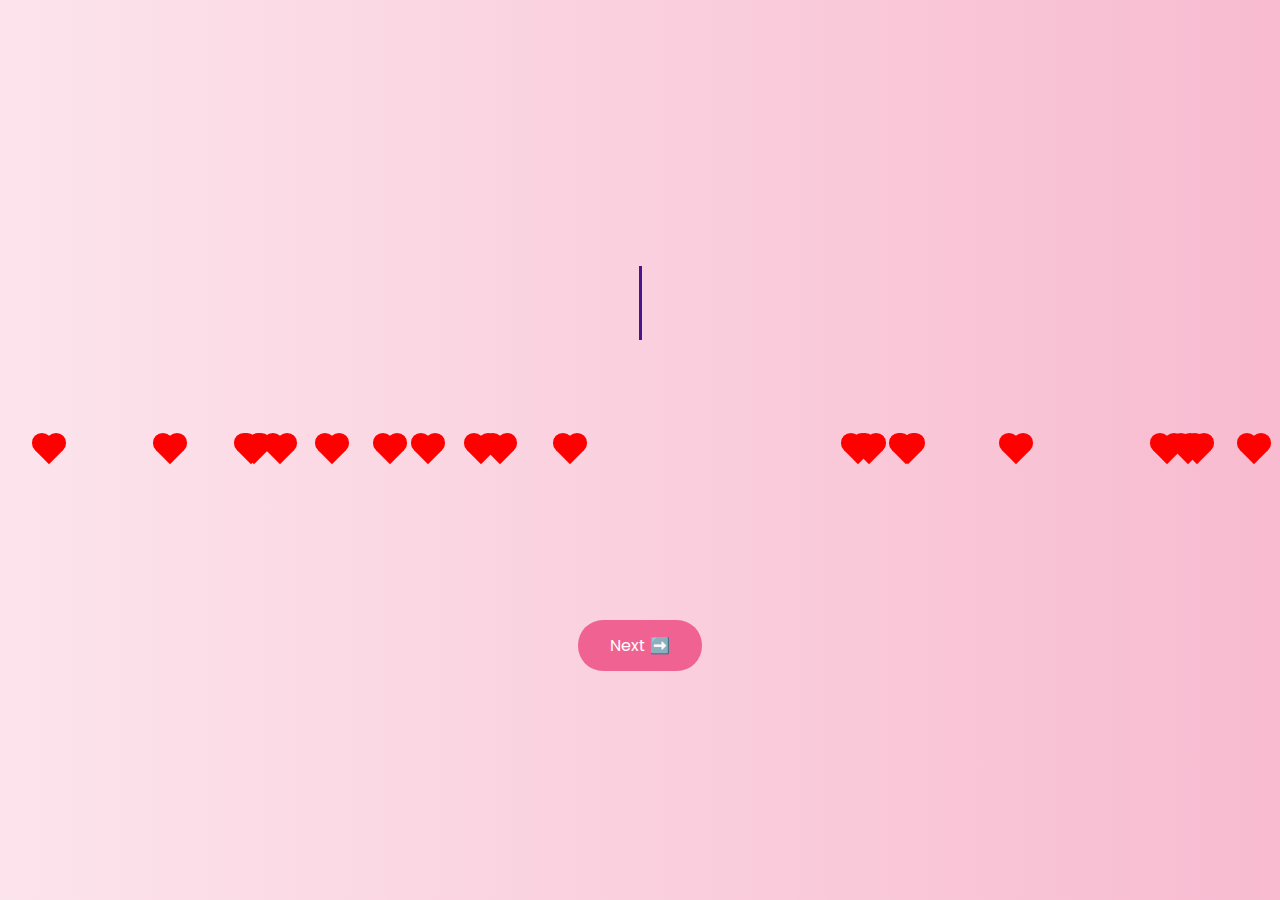
<file: Index.html>
<!DOCTYPE html>
<html lang="en">
<head>
  <meta charset="UTF-8" />
  <meta name="viewport" content="width=device-width, initial-scale=1.0"/>
  <title>Hi Niharika 💖</title>
  <style>
    @import url('https://fonts.googleapis.com/css2?family=Great+Vibes&family=Poppins:wght@300;500&display=swap');

    body {
      margin: 0;
      padding: 0;
      font-family: 'Poppins', sans-serif;
      background: linear-gradient(to right, #fce4ec, #f8bbd0);
      color: #4a148c;
      display: flex;
      flex-direction: column;
      align-items: center;
      justify-content: center;
      height: 100vh;
      text-align: center;
      overflow: hidden;
      position: relative;
    }

    h1 {
      font-family: 'Great Vibes', cursive;
      font-size: 3.5rem;
      margin-bottom: 1rem;
      white-space: nowrap;
      overflow: hidden;
      border-right: 3px solid #4a148c;
      width: 0;
      animation: typing 4s steps(40, end) forwards, blink 0.7s step-end infinite;
    }

    @keyframes typing {
      to { width: 100%; }
    }

    @keyframes blink {
      50% { border-color: transparent; }
    }

    p {
      font-size: 1.2rem;
      max-width: 600px;
      margin: 0 auto 2rem;
      padding: 0 20px;
      animation: fadeIn 2s ease-in 4s forwards;
      opacity: 0;
    }

    .btn {
      background-color: #f06292;
      color: white;
      border: none;
      padding: 0.8rem 2rem;
      font-size: 1rem;
      border-radius: 25px;
      cursor: pointer;
      transition: 0.3s ease;
      text-decoration: none;
      position: relative;
      z-index: 2;
    }

    .btn:hover {
      background-color: #ec407a;
      box-shadow: 0 0 10px #fff, 0 0 20px #f8bbd0;
    }

    @keyframes fadeIn {
      from { opacity: 0; transform: translateY(20px); }
      to { opacity: 1; transform: translateY(0); }
    }

    /* Floating hearts */
    .heart {
      position: absolute;
      width: 20px;
      height: 20px;
      background: red;
      transform: rotate(45deg);
      animation: float 10s linear infinite;
    }

    .heart::before,
    .heart::after {
      content: "";
      position: absolute;
      width: 20px;
      height: 20px;
      background: red;
      border-radius: 50%;
    }

    .heart::before {
      top: -10px;
      left: 0;
    }

    .heart::after {
      left: -10px;
      top: 0;
    }

    @keyframes float {
      0% {
        transform: translateY(0) rotate(45deg);
        opacity: 1;
      }
      100% {
        transform: translateY(-100vh) rotate(45deg);
        opacity: 0;
      }
    }
  </style>
</head>
<body>

  <!-- Floating Hearts -->
  <script>
    for (let i = 0; i < 20; i++) {
      let heart = document.createElement('div');
      heart.className = 'heart';
      heart.style.left = `${Math.random() * 100}%`;
      heart.style.animationDuration = `${5 + Math.random() * 5}s`;
      document.body.appendChild(heart);
    }
  </script>

  

  <h1>Hey Niharika 💌</h1>
  <p>
    I know these days can be tough, but I just wanted to remind you how wonderful, strong, and beautiful you are.
    <br/><br/>
    From our garden date on May 25th to the magical movie and temple trip on June 1st, every moment with you has felt special.
    <br/><br/>
    So… I made this little corner of the internet just for you. ❤️
  </p>
  <a href="chamak-challo.html" class="btn">Next ➡️</a>

</body>
</html>
</file>
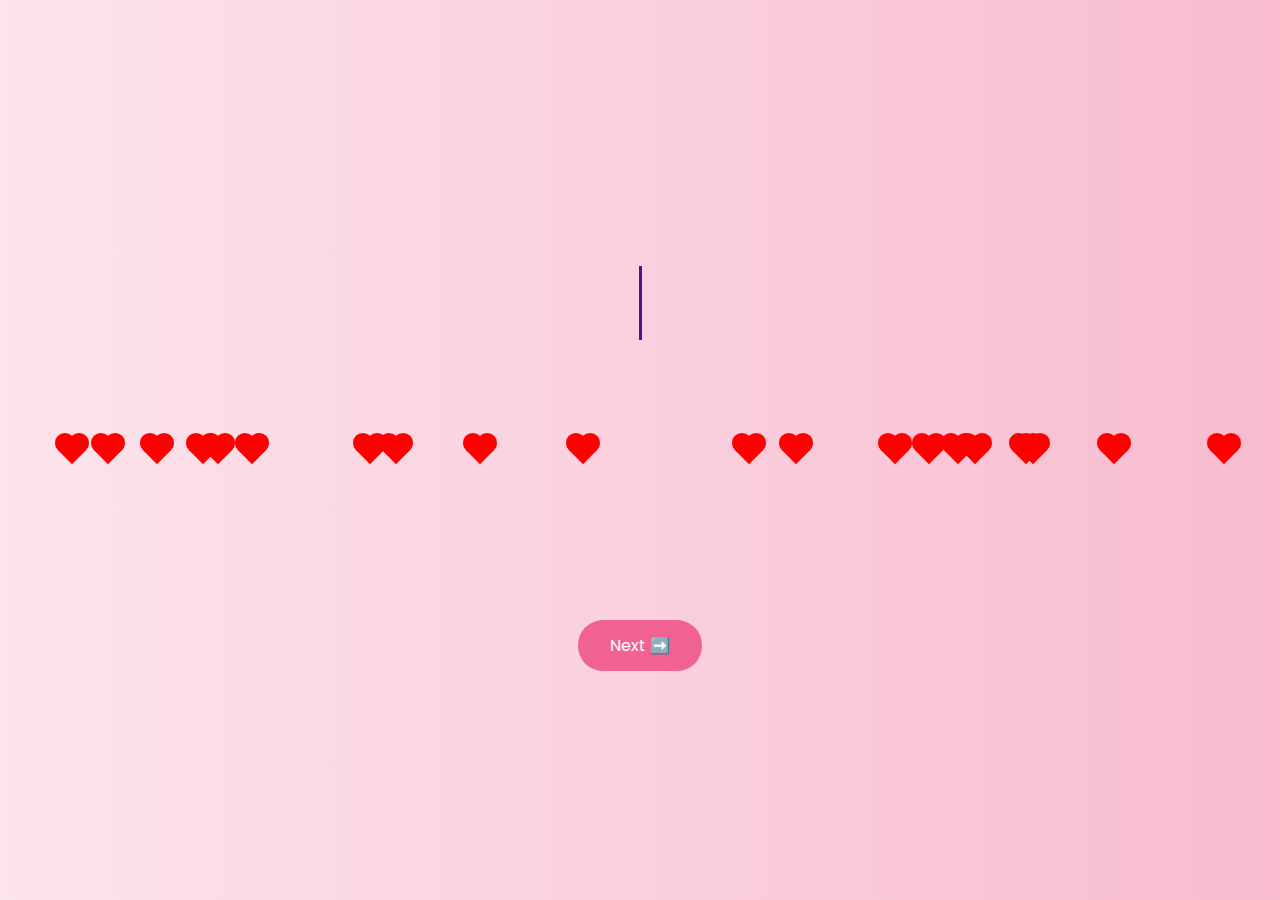
<file: index.html>
<!DOCTYPE html>
<html lang="en">
<head>
  <meta charset="UTF-8" />
  <meta name="viewport" content="width=device-width, initial-scale=1.0"/>
  <title>Hi Beautiful Girl 💖</title>
  <style>
    @import url('https://fonts.googleapis.com/css2?family=Great+Vibes&family=Poppins:wght@300;500&display=swap');

    body {
      margin: 0;
      padding: 0;
      font-family: 'Poppins', sans-serif;
      background: linear-gradient(to right, #fce4ec, #f8bbd0);
      color: #4a148c;
      display: flex;
      flex-direction: column;
      align-items: center;
      justify-content: center;
      height: 100vh;
      text-align: center;
      overflow: hidden;
      position: relative;
    }

    h1 {
      font-family: 'Great Vibes', cursive;
      font-size: 3.5rem;
      margin-bottom: 1rem;
      white-space: nowrap;
      overflow: hidden;
      border-right: 3px solid #4a148c;
      width: 0;
      animation: typing 4s steps(40, end) forwards, blink 0.7s step-end infinite;
    }

    @keyframes typing {
      to { width: 100%; }
    }

    @keyframes blink {
      50% { border-color: transparent; }
    }

    p {
      font-size: 1.2rem;
      max-width: 600px;
      margin: 0 auto 2rem;
      padding: 0 20px;
      animation: fadeIn 2s ease-in 4s forwards;
      opacity: 0;
    }

    .btn {
      background-color: #f06292;
      color: white;
      border: none;
      padding: 0.8rem 2rem;
      font-size: 1rem;
      border-radius: 25px;
      cursor: pointer;
      transition: 0.3s ease;
      text-decoration: none;
      position: relative;
      z-index: 2;
    }

    .btn:hover {
      background-color: #ec407a;
      box-shadow: 0 0 10px #fff, 0 0 20px #f8bbd0;
    }

    @keyframes fadeIn {
      from { opacity: 0; transform: translateY(20px); }
      to { opacity: 1; transform: translateY(0); }
    }

    /* Floating hearts */
    .heart {
      position: absolute;
      width: 20px;
      height: 20px;
      background: red;
      transform: rotate(45deg);
      animation: float 10s linear infinite;
    }

    .heart::before,
    .heart::after {
      content: "";
      position: absolute;
      width: 20px;
      height: 20px;
      background: red;
      border-radius: 50%;
    }

    .heart::before {
      top: -10px;
      left: 0;
    }

    .heart::after {
      left: -10px;
      top: 0;
    }

    @keyframes float {
      0% {
        transform: translateY(0) rotate(45deg);
        opacity: 1;
      }
      100% {
        transform: translateY(-100vh) rotate(45deg);
        opacity: 0;
      }
    }
  </style>
</head>
<body>

  <!-- Floating Hearts -->
  <script>
    for (let i = 0; i < 20; i++) {
      let heart = document.createElement('div');
      heart.className = 'heart';
      heart.style.left = `${Math.random() * 100}%`;
      heart.style.animationDuration = `${5 + Math.random() * 5}s`;
      document.body.appendChild(heart);
    }
  </script>

  

  <h1>Hey Beautiful Girl 💌</h1>
  <p>
    I know these days can be tough, but I just wanted to remind you how wonderful, strong, and beautiful you are.
    <br/><br/>
    From our garden date on May 25th to the magical movie and temple trip on June 1st, every moment with you has felt special.
    <br/><br/>
    So… I made this little corner of the internet just for you. ❤️
  </p>
  <a href="chamak-challo.html" class="btn">Next ➡️</a>

</body>
</html>
</file>
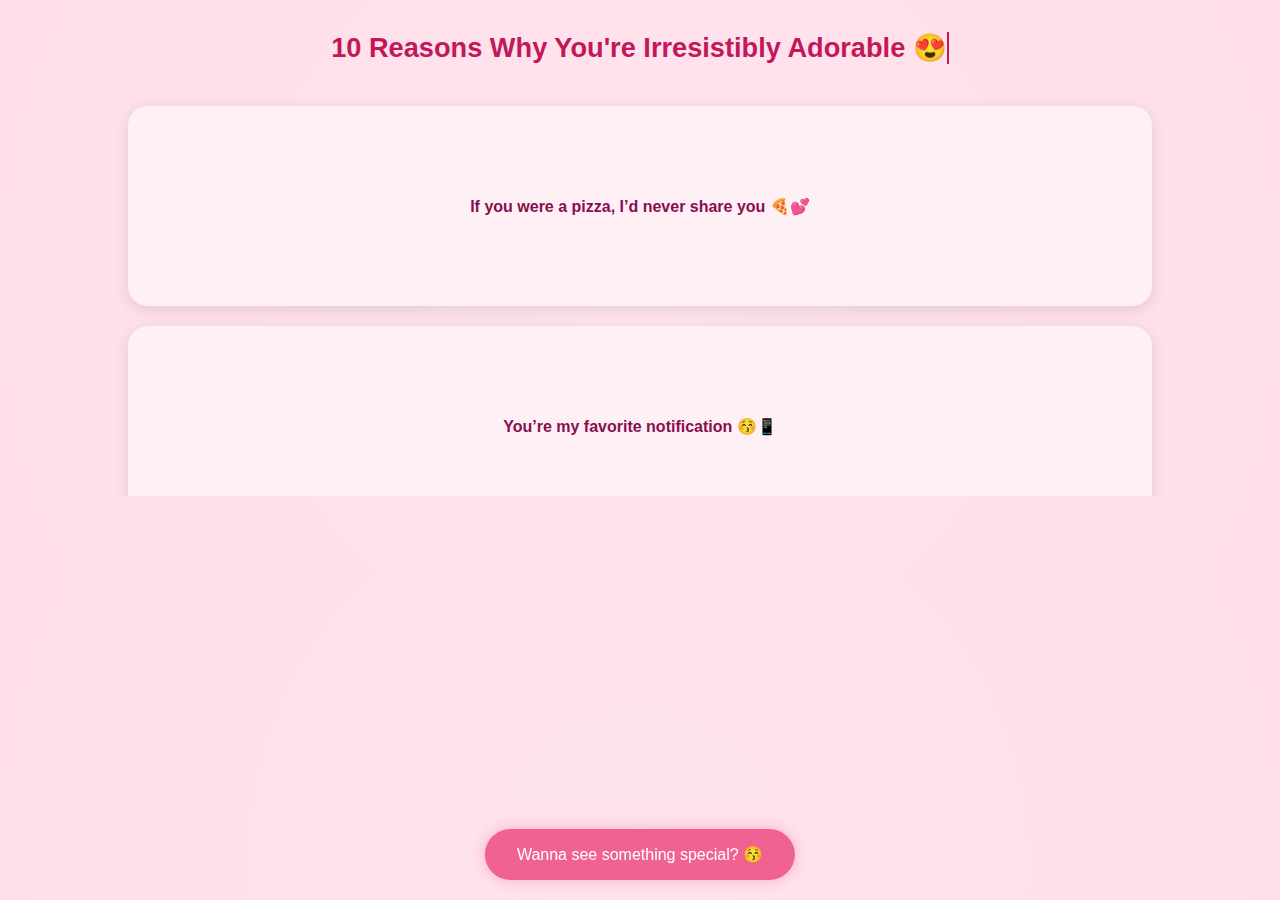
<file: adorable-reasons.html>
<!DOCTYPE html>
<html lang="en">
<head>
  <meta charset="UTF-8" />
  <meta name="viewport" content="width=device-width, initial-scale=1.0"/>
  <title>Magical Love Carousel 💖</title>
  <link rel="stylesheet" href="third.css">
</head>
<body>

  <h1>10 Reasons Why You're Irresistibly Adorable 😍</h1>

  <div class="carousel-vertical">
    <div class="carousel-images">
      <div class="slide">If you were a pizza, I’d never share you 🍕💕</div>
      <div class="slide">You’re my favorite notification 😚📱</div>
      <div class="slide">Even Maggi takes less time than how fast I fall for you 🍜</div>
      <div class="slide">You + Me = ❤️ (Math finally makes sense!)</div>
      <div class="slide">Cramps can go to hell, I’m your cuddle remedy 🧸</div>
      <div class="slide">You're the chocolate my mood swings need 🍫🌈</div>
      <div class="slide">You make “awww” my default expression 😍</div>
      <div class="slide">Even silence flirts when it's you 💌</div>
      <div class="slide">I'd name a star after you if I could 🌟</div>
      <div class="slide">You're my period drama heroine, always glowing 👑</div>
    </div>
  </div>

  <div class="special-btn">
    <a href="love-timeline-train.html"><button>Wanna see something special? 😚</button></a>
  </div>

  <canvas id="sparkle"></canvas>
  <script src="third.js"></script>
</body>
</html>
</file>
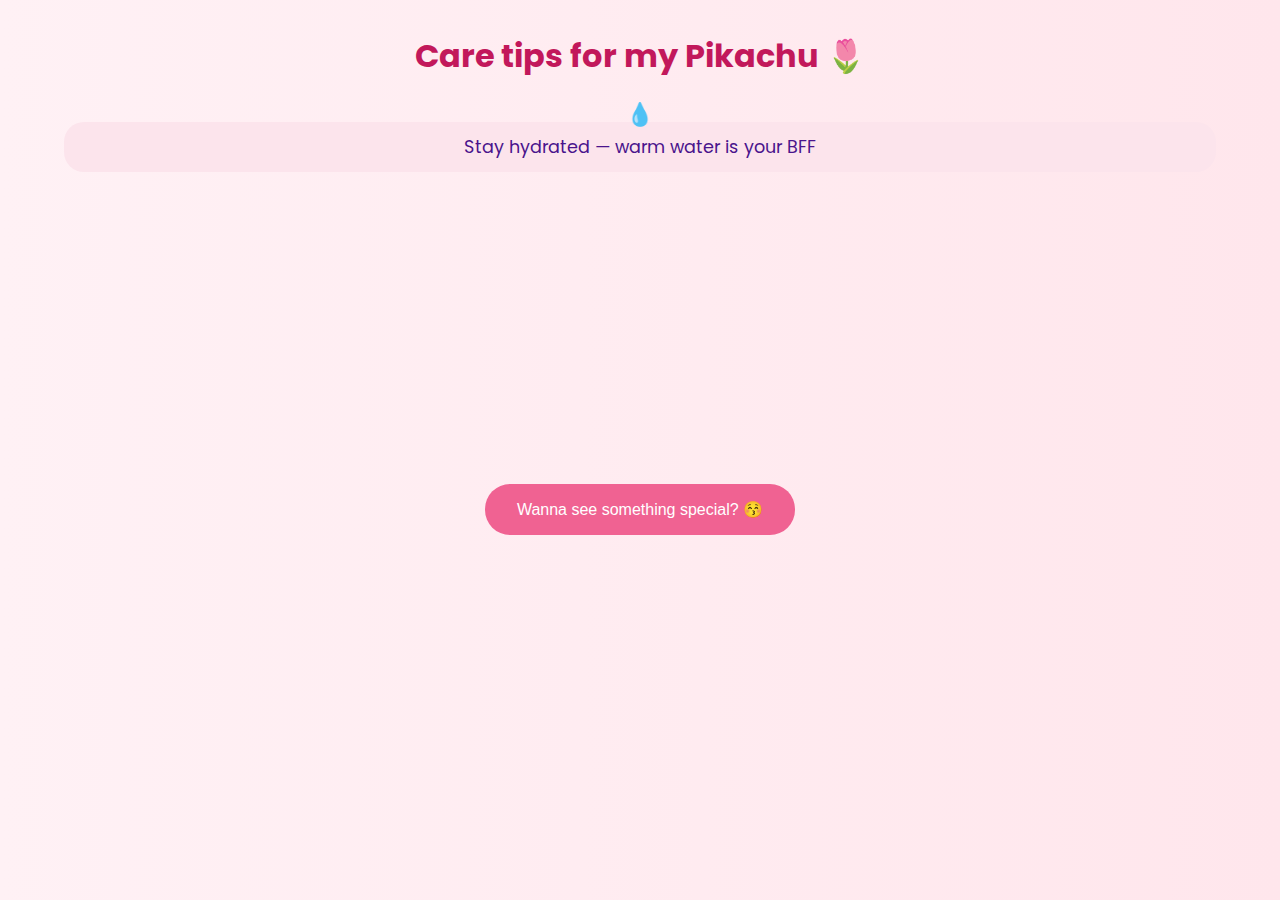
<file: care-tips.html>
<!DOCTYPE html>
<html lang="en">
<head>
  <meta charset="UTF-8" />
  <meta name="viewport" content="width=device-width, initial-scale=1.0"/>
  <meta http-equiv="X-UA-Compatible" content="IE=edge" />
  <title>Care & Magic 💫</title>
  <style>
    @import url('https://fonts.googleapis.com/css2?family=Poppins:wght@300;500&display=swap');

    * {
      box-sizing: border-box;
      margin: 0;
      padding: 0;
    }

    body {
      font-family: 'Poppins', sans-serif;
      background: linear-gradient(to right, #fff1f5, #ffe6ec);
      display: flex;
      flex-direction: column;
      align-items: center;
      justify-content: flex-start;
      min-height: 100vh;
      text-align: center;
      overflow-x: hidden;
    }

    h2 {
      margin-top: 2rem;
      color: #c2185b;
      font-size: 2rem;
      padding: 0 1rem;
    }

    ul {
      list-style: none;
      padding: 0;
      margin: 2rem 0;
      width: 100%;
    }

    ul li {
      background: #fce4ec;
      padding: 12px 20px;
      margin: 10px auto;
      border-radius: 20px;
      font-size: 1.1rem;
      color: #4a148c;
      max-width: 90%;
      position: relative;
      opacity: 0;
      transform: translateY(20px);
      transition: all 0.6s ease;
    }

    .effect {
      position: absolute;
      top: -25px;
      left: 50%;
      transform: translateX(-50%);
      font-size: 1.4rem;
      animation: floatUp 2s ease-out;
      pointer-events: none;
    }

    @keyframes floatUp {
      0% { opacity: 0; transform: translateX(-50%) translateY(10px); }
      50% { opacity: 1; transform: translateX(-50%) translateY(-10px); }
      100% { opacity: 0; transform: translateX(-50%) translateY(-30px); }
    }

    .btn-row {
      margin: 30px 0;
    }

    button {
      padding: 1rem 2rem;
      font-size: 1rem;
      background-color: #f06292;
      color: white;
      border: none;
      border-radius: 25px;
      cursor: pointer;
      animation: pulse 2s infinite;
    }

    @keyframes pulse {
      0% { transform: scale(1); }
      50% { transform: scale(1.05); }
      100% { transform: scale(1); }
    }

    @media (max-width: 600px) {
      h2 {
        font-size: 1.5rem;
      }
      button {
        padding: 0.8rem 1.5rem;
        font-size: 0.9rem;
      }
    }
  </style>
</head>
<body>

  <h2>Care tips for my Pikachu 🌷</h2>

  <ul id="care-list">
    <li data-symbol="💧">Stay hydrated — warm water is your BFF</li>
    <li data-symbol="🍲">Don’t skip meals</li>
    <li data-symbol="👑">Rest like the queen you are</li>
    <li data-symbol="🛡️">Let the cramps try — I’m your shield</li>
    <li data-symbol="💗">You're not alone, not today, not ever</li>
  </ul>

  <div class="btn-row">
    <a href="adorable-reasons.html">
      <button>Wanna see something special? 😚</button>
    </a>
  </div>

  <script>
    function showEffect(element, symbol) {
      const span = document.createElement('span');
      span.classList.add('effect');
      span.textContent = symbol;
      element.appendChild(span);
      setTimeout(() => span.remove(), 2000);
    }

    const items = document.querySelectorAll('#care-list li');
    items.forEach((item, i) => {
      setTimeout(() => {
        item.style.opacity = 1;
        item.style.transform = 'translateY(0)';
        showEffect(item, item.getAttribute('data-symbol'));
      }, i * 1800);
    });
  </script>

</body>
</html>
</file>
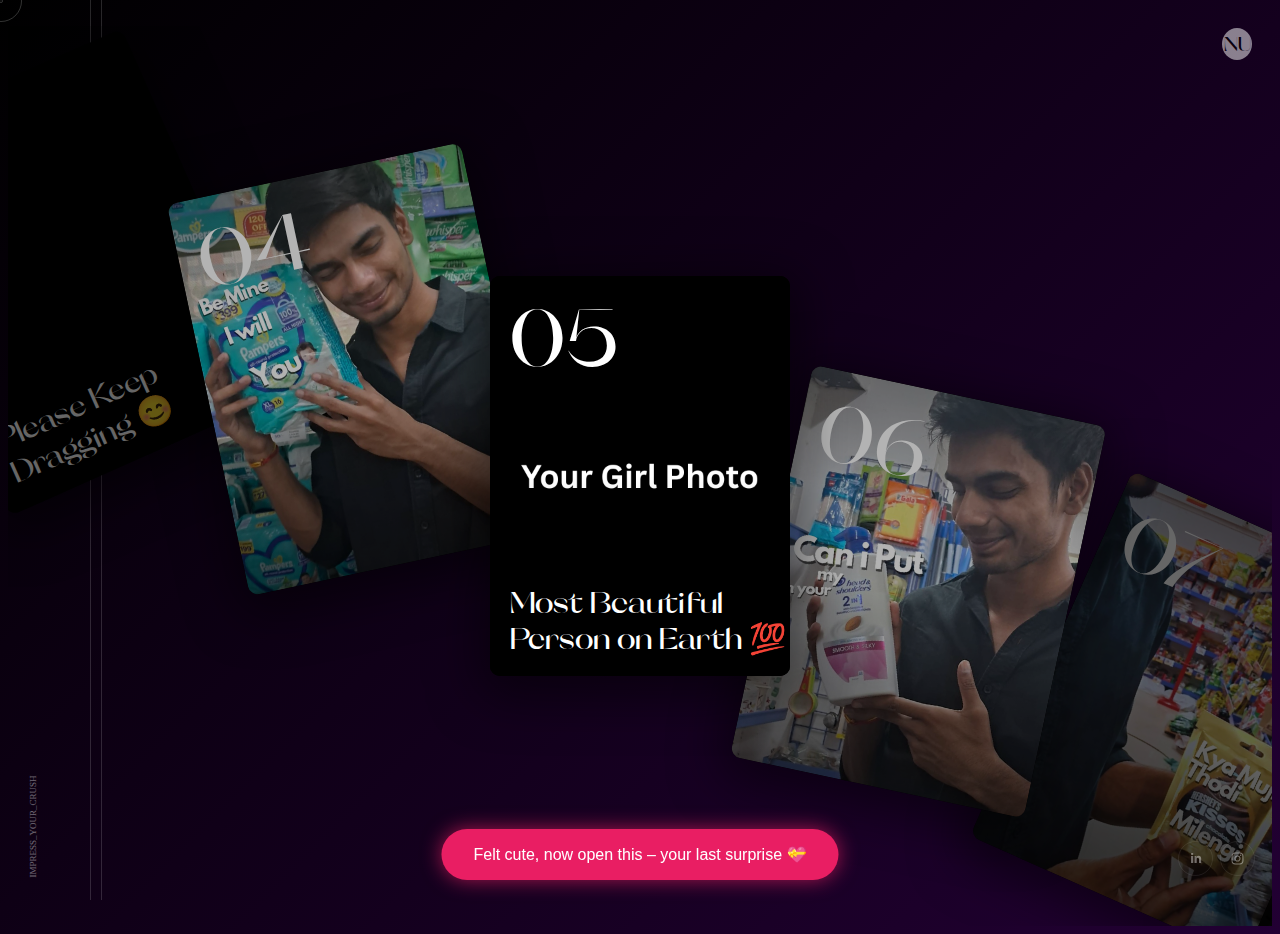
<file: carousel-confession.html>
<!DOCTYPE html>
<html lang="en">
<head>
  <meta charset="UTF-8" />
  <meta name="viewport" content="width=device-width, initial-scale=1.0"/>
  <title>Carousel Magic ✨</title>
  <link rel="stylesheet" href="corasel.css">
</head>
<

<body>

  


<div class="carousel">
    <div class="carousel-item">
        <div class="carousel-box">
            <div class="title">Hi 👋</div>
            <div class="num">01</div>
        </div>
    </div>

    <div class="carousel-item">
        <div class="carousel-box">
            <div class="title">I want to tell you Something 😍</div>
            <div class="num">02</div>
        </div>
    </div>

    <div class="carousel-item">
        <div class="carousel-box">
            <div class="title">Please Keep Dragging 😊 </div>
            <div class="num">03</div>
        </div>
    </div>

	<div class="carousel-item">
		<div class="carousel-box">
			
			<div class="num">04</div>
			<img src="pamper.jpg" />
		</div>
	</div>

	<div class="carousel-item">
		<div class="carousel-box">
			<div class="title">Most Beautiful Person on Earth 💯</div>
			<div class="num">05</div>
			<img src="Your_girl_photo.png" />
		</div>
	</div>

	<div class="carousel-item">
		<div class="carousel-box">
		
			<div class="num">06</div>
			<img src="head.jpg" />
		</div>
	</div>

	<div class="carousel-item">
		<div class="carousel-box">
			
			<div class="num">07</div>
			<img src="Kisses.jpg" />
		</div>
	</div>

	<div class="carousel-item">
		<div class="carousel-box">
			
			<div class="num">08</div>
			<img src="fuse.jpg" />
		</div>
	</div>

	<div class="carousel-item">
		<div class="carousel-box">
			
			<div class="num">09</div>
			<img src="feelings.jpg" />
		</div>
	</div>
	<div class="carousel-item">
		<div class="carousel-box">
			
			<div class="num">10</div>
			<img src="hide and seek.jpg" />
		</div>
	</div>
</div>

<div class="layout">
	<div class="box">Impress_your_crush<br /><br /></div>
</div>

<a href="Index.html" target="_blank" class="logo">NU</a>
<div class="social">
  <a href="#" target="_blank"
		><svg>
			<use xlink:href="#ico-linkedin"></use></svg
	></a>
	<a href="https://www.instagram.com/uttkarshhyadav?igsh=cHQ2MDJqc3A4MmFi" target="_blank"
		><svg>
			<use xlink:href="#ico-instagram"></use></svg
	></a>
</div>

<svg style="display: none">
	<symbol id="ico-instagram" viewBox="0 0 35 35">
		<circle opacity=".2" cx="17.5" cy="17.5" r="17" stroke="var(--fill)" fill="none"></circle>
		<path
			fill-rule="evenodd"
			clip-rule="evenodd"
			d="M24.944 20.476c.028-.457.042-1.282.042-2.476s-.014-2.019-.042-2.476c-.056-1.09-.378-1.93-.965-2.517s-1.422-.91-2.503-.965C21.018 12.014 20.194 12 19 12s-2.019.014-2.476.042c-1.081.047-1.92.368-2.517.965s-.918 1.436-.965 2.518C13.014 15.98 13 16.805 13 18c0 1.194.014 2.019.042 2.476.047 1.09.368 1.93.965 2.517s1.436.91 2.518.965c.466.028 1.29.042 2.475.042 1.184 0 2.01-.014 2.476-.042 1.072-.047 1.906-.368 2.503-.965.597-.597.918-1.436.965-2.517ZM19 13.075h-1.427c-.186 0-.438.01-.755.029a11.61 11.61 0 0 0-.797.07c-.215.028-.401.08-.56.154-.26.102-.489.251-.685.447-.196.196-.35.425-.461.685-.056.15-.103.336-.14.56a7.843 7.843 0 0 0-.084.811 7.113 7.113 0 0 0-.014.741c.01.178.01.453 0 .826-.01.373-.01.573 0 .601.01.028.01.228 0 .601s-.01.648 0 .826c.01.177.014.424.014.74 0 .318.028.588.084.812l.14.56c.112.26.265.489.461.685.196.196.425.345.685.447.15.056.336.108.56.154.224.047.49.07.797.07.308 0 .56.01.755.028.196.019.471.019.826 0 .354-.019.554-.019.601 0 .047.019.242.019.587 0s.62-.019.826 0c.205.019.456.01.755-.028.298-.037.569-.06.811-.07.242-.01.424-.06.546-.154.26-.102.494-.251.699-.447a1.75 1.75 0 0 0 .447-.686c.056-.149.103-.335.14-.559.038-.224.066-.494.084-.811.019-.317.023-.564.014-.741a11.82 11.82 0 0 1 0-.826c.01-.373.01-.573 0-.601-.01-.028-.01-.228 0-.601s.01-.648 0-.826c-.01-.177-.014-.424-.014-.74 0-.318-.028-.588-.084-.812l-.14-.56a1.956 1.956 0 0 0-1.147-1.133 3.979 3.979 0 0 0-.545-.153 3.915 3.915 0 0 0-.811-.07c-.326 0-.578-.01-.755-.028a5.916 5.916 0 0 0-.826 0c-.372.019-.568.019-.587 0Zm3.706 2.225c.14-.14.21-.308.21-.504a.57.57 0 0 0-.21-.503.767.767 0 0 0-.517-.21.718.718 0 0 0-.504.21.622.622 0 0 0-.21.503c.01.196.08.364.21.504s.299.21.504.21c.205 0 .377-.07.517-.21ZM22.063 18c0 .849-.298 1.576-.895 2.182a2.882 2.882 0 0 1-2.168.895 3.075 3.075 0 0 1-2.182-.895c-.606-.588-.904-1.315-.895-2.182.01-.867.308-1.594.895-2.182.588-.587 1.315-.886 2.182-.895.867-.01 1.59.29 2.168.895.578.606.876 1.333.895 2.182Zm-1.077 0a1.95 1.95 0 0 0-.573-1.413A1.897 1.897 0 0 0 19 16c-.56 0-1.03.196-1.413.587A2.001 2.001 0 0 0 17 18c-.01.55.186 1.021.587 1.413.401.391.872.587 1.413.587.54 0 1.012-.196 1.413-.587.4-.392.592-.863.573-1.413Z"
			transform="translate(-1.5 -0.5)"
			fill="var(--fill)"
		></path>
	</symbol>

	<symbol id="ico-linkedin" viewBox="0 0 35 35">
		<circle opacity=".2" cx="17.5" cy="17.5" r="17" stroke="var(--fill)" fill="none"></circle>
		<path
			fill-rule="evenodd"
			clip-rule="evenodd"
			d="M15.3025 14.0835C15.3025 14.3845 15.1934 14.6403 14.9752 14.851C14.757 15.0617 14.4786 15.167 14.14 15.167C13.8014 15.167 13.5267 15.0617 13.316 14.851C13.1053 14.6403 13 14.3807 13 14.0722C13 13.7637 13.1053 13.5079 13.316 13.3047C13.5267 13.1016 13.8051 13 14.1512 13C14.4974 13 14.772 13.1016 14.9752 13.3047C15.1783 13.5079 15.2874 13.7675 15.3025 14.0835ZM13.0677 23V16.0248H15.2348V23H13.0677ZM16.4763 16.0248C16.5064 16.8676 16.5214 17.6125 16.5214 18.2596V23H18.7111V18.9819C18.7111 18.7111 18.7336 18.5305 18.7788 18.4402C18.9895 17.8984 19.3582 17.6275 19.8849 17.6275C20.6223 17.6275 20.991 18.1317 20.991 19.14V23H23.158V18.8691C23.158 17.8758 22.9285 17.1272 22.4695 16.623C22.0105 16.1189 21.4048 15.8668 20.6524 15.8668C19.6742 15.8668 18.9594 16.243 18.5079 16.9955H18.4628L18.3499 16.0248H16.4763Z"
			transform="translate(0 -1)"
			fill="var(--fill)"
		></path>
	</symbol>
</svg>

<div class="cursor"></div>
<div class="cursor cursor2"></div>
<!-- Surprise Button -->
<div style="position: fixed; bottom: 20px; left: 50%; transform: translateX(-50%); z-index: 9999;">
  <a href="drag-papers.html" >
    <button style="
      padding: 1rem 2rem;
      background: #e91e63;
      color: #fff;
      font-size: 1rem;
      border: none;
      border-radius: 30px;
      cursor: pointer;
      box-shadow: 0 0 20px rgba(233, 30, 99, 0.7);
      transition: background 0.3s ease, transform 0.2s ease;
    " 
    onmouseover="this.style.transform='scale(1.05)'" 
    onmouseout="this.style.transform='scale(1)'">
      Felt cute, now open this – your last surprise 💝
    </button>
  </a>
</div>

<!-- partial -->
  <script  src="./script.js"></script>



  <script src="corasel.js"></script>
</body>
</html>
</file>
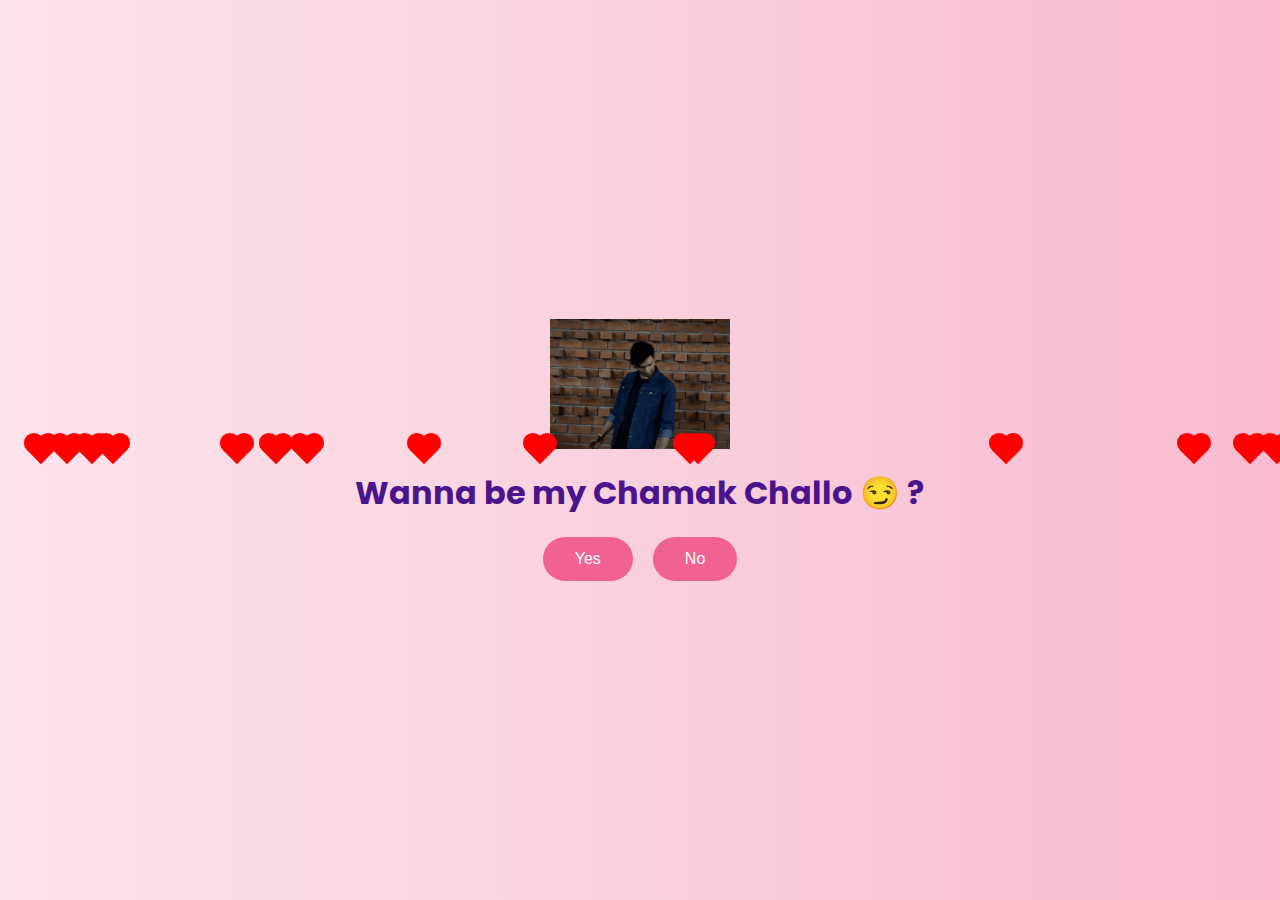
<file: chamak-challo.html>
<!DOCTYPE html>
<html lang="en">
<head>
  <meta charset="UTF-8" />
  <meta name="viewport" content="width=device-width, initial-scale=1.0"/>
  <title>Wanna be my Chamak Challo? 😏</title>
  <style>
    @import url('https://fonts.googleapis.com/css2?family=Poppins:wght@300;500&display=swap');

    body {
      margin: 0;
      padding: 0;
      font-family: 'Poppins', sans-serif;
      background: linear-gradient(to right, #fce4ec, #f8bbd0);
      color: #4a148c;
      display: flex;
      flex-direction: column;
      align-items: center;
      justify-content: center;
      height: 100vh;
      text-align: center;
      overflow: hidden;
      position: relative;
    }

    img {
      width: 180px;
      margin-bottom: 20px;
    }

    h2 {
      font-size: 2rem;
      margin: 0 0 20px;
    }

    .btn-container {
      display: flex;
      gap: 20px;
      justify-content: center;
      flex-wrap: wrap;
      z-index: 2;
    }

    .btn {
      background-color: #f06292;
      color: white;
      border: none;
      padding: 0.8rem 2rem;
      font-size: 1rem;
      border-radius: 25px;
      cursor: pointer;
      transition: 0.3s ease;
      text-decoration: none;
      position: relative;
    }

    .btn:hover {
      background-color: #ec407a;
    }

    .floating-heart {
      position: absolute;
      width: 20px;
      height: 20px;
      background: red;
      transform: rotate(45deg);
      animation: float 10s linear infinite;
    }

    .floating-heart::before,
    .floating-heart::after {
      content: "";
      position: absolute;
      width: 20px;
      height: 20px;
      background: red;
      border-radius: 50%;
    }

    .floating-heart::before {
      top: -10px;
      left: 0;
    }

    .floating-heart::after {
      left: -10px;
      top: 0;
    }

    @keyframes float {
      0% { transform: translateY(0) rotate(45deg); opacity: 1; }
      100% { transform: translateY(-100vh) rotate(45deg); opacity: 0; }
    }
  </style>
</head>
<body>

  

  <!-- Dancing GIF -->
  <img src="uttkarsh-ezgif.com-resize.gif" alt="SRK Dance" />

  <h2>Wanna be my Chamak Challo 😏 ?</h2>

  <div class="btn-container">
    <button class="btn" id="yesBtn">Yes</button>
    <button class="btn" id="noBtn">No</button>
  </div>

  <!-- Floating hearts and button logic -->
  <script>
    // Floating hearts
    for (let i = 0; i < 15; i++) {
      const heart = document.createElement('div');
      heart.classList.add('floating-heart');
      heart.style.left = `${Math.random() * 100}%`;
      heart.style.animationDuration = `${5 + Math.random() * 5}s`;
      document.body.appendChild(heart);
    }

    // Track if No was clicked
    let noClicked = false;
    let yesClickedOnce = false;

    // Yes button logic
    document.getElementById('yesBtn').onclick = function () {
      if (!yesClickedOnce && !noClicked) {
        alert("Ekk baar No try karke bhi dekhlo 😜");
        yesClickedOnce = true;
      } else {
        window.location.href = "care-tips.html"; // Redirect to care tips page
      }
    };

    // No button dodging logic
    const noBtn = document.getElementById('noBtn');
    noBtn.addEventListener('mouseenter', () => {
      const randomX = Math.floor(Math.random() * 80);
      const randomY = Math.floor(Math.random() * 80);
      noBtn.style.position = 'absolute';
      noBtn.style.top = `${randomY}%`;
      noBtn.style.left = `${randomX}%`;
      noClicked = true;
    });
  </script>

</body>
</html>
</file>
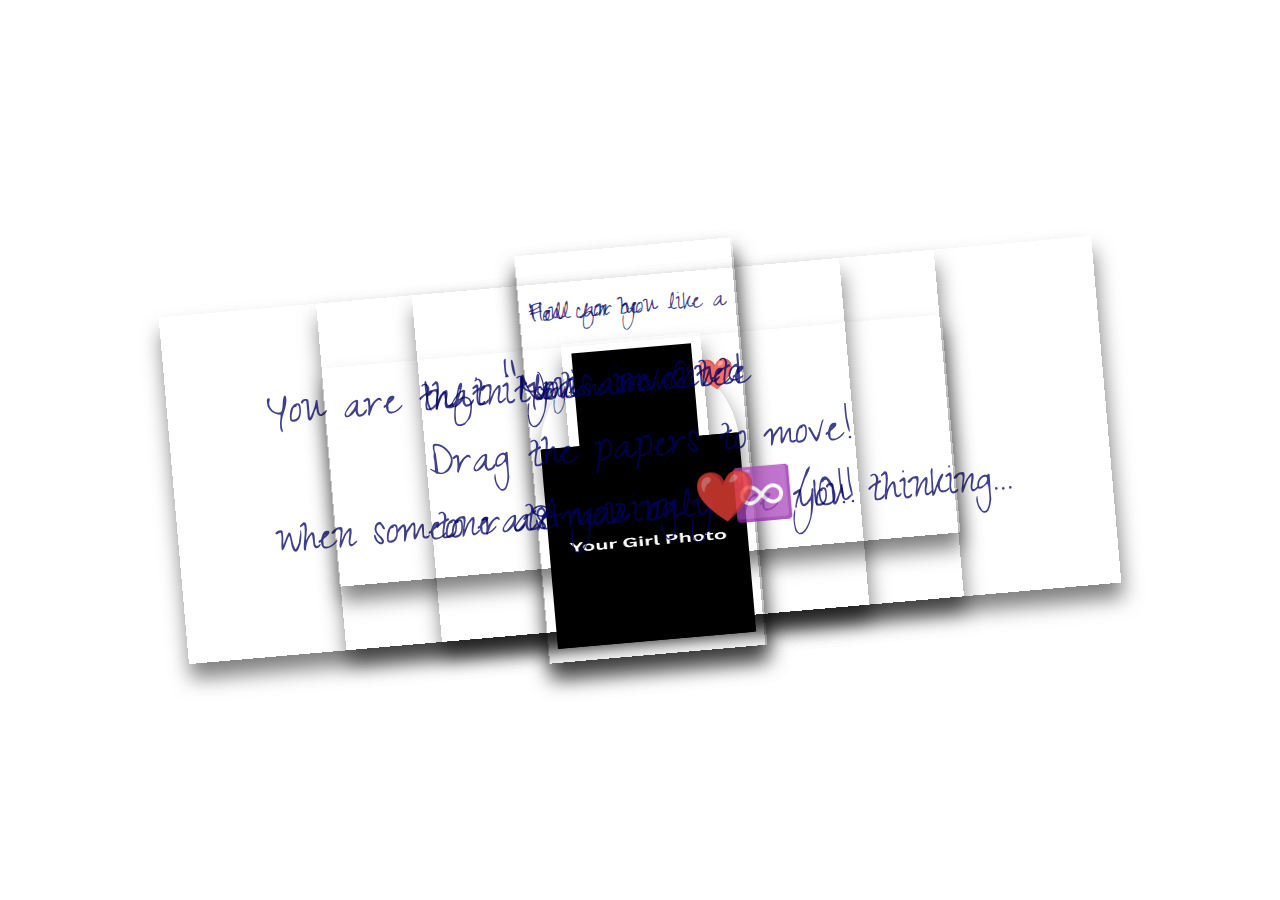
<file: drag-papers.html>
<!DOCTYPE html>
<html lang="en">
<head>
  <meta charset="UTF-8">
  <title>Drag Papers ❤️</title>
  <meta name="viewport" content="width=device-width, initial-scale=1.0">
  <link rel='stylesheet' href='https://fonts.googleapis.com/css2?family=Short+Stack&family=Homemade+Apple&display=swap'>
  <link rel="stylesheet" href="./style.css">
</head>
<body>
  
  <div class="paper heart"></div>
  

  <div class="paper image">
    <p>Fell for you like a </p>
    <p>shy smile 💞</p>
    <img src="Your_girl_photo.png" />
  </div>

  <div class="paper red">
    <p class="p1">You are that "Nothing"</p>
    <p class="p2">when someone asks me what're you thinking...</p>
  </div>

  <div class="paper image">
    <img src="Your_girl_photo.png" />
  </div>

  <div class="paper image">
    <p>How can be</p>
    <p>someone so cute ❤️</p>
    <img src="Your_girl_photo.png" />
  </div>

  <div class="paper red">
    <p class="p1">Infinity is invented</p>
    <p class="p2">to rate you only ♾️/10!!</p>
  </div>

  <div class="paper">
    <p class="p1">You are Cute</p>
    <p class="p1">Amazing <span style="color: red !important;">❤️</span></p>
  </div>

  <div class="paper">
    <p class="p1">Drag the papers to move!</p>
  </div>

  <!-- Script selector -->
  <script>
    if ('ontouchstart' in window || navigator.maxTouchPoints > 0) {
      const script = document.createElement('script');
      script.src = './mobile.js';
      document.body.appendChild(script);
    } else {
      const script = document.createElement('script');
      script.src = './script.js';
      document.body.appendChild(script);
    }
  </script>
</body>
</html>
</file>
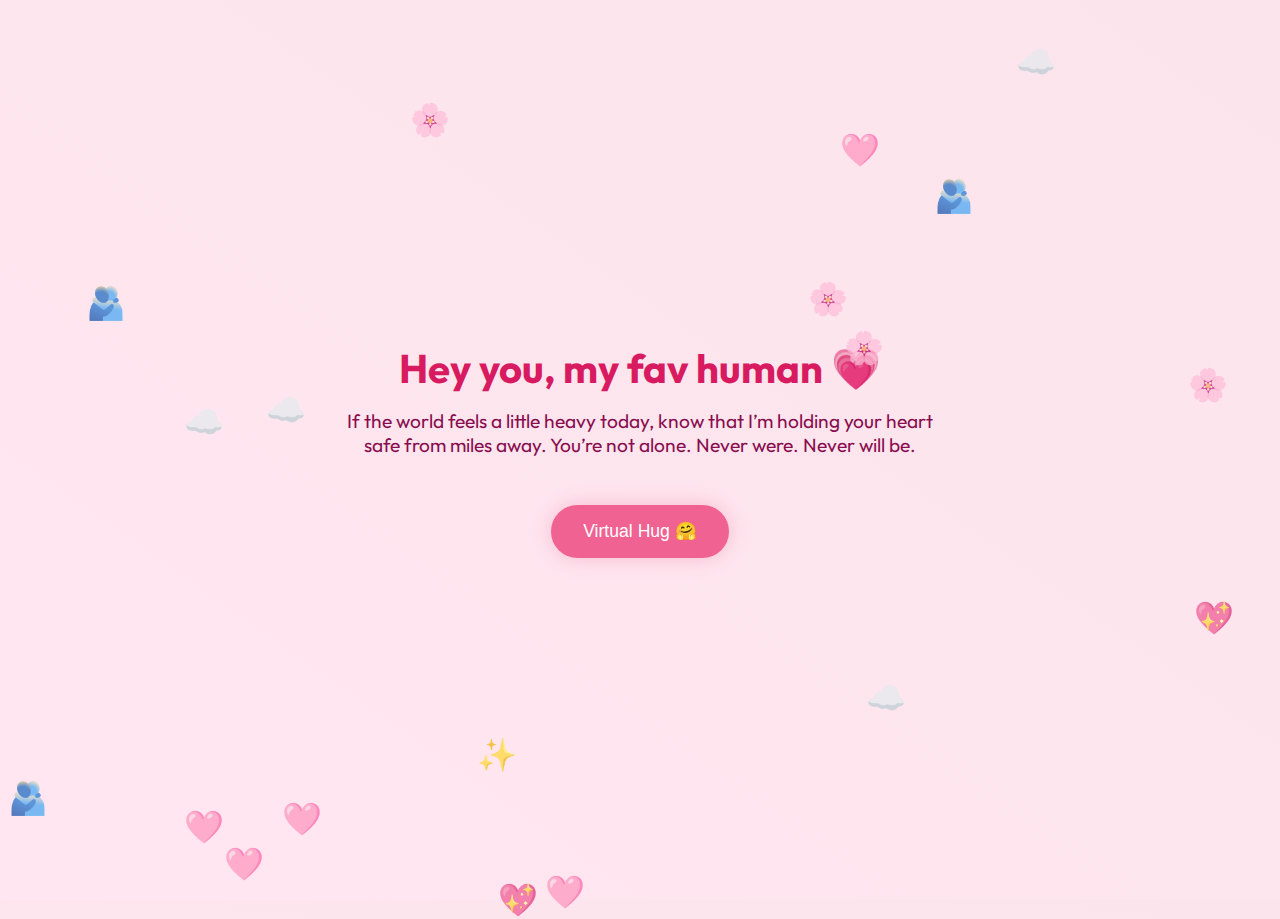
<file: open-when-sad.html>
<!DOCTYPE html>
<html lang="en">
<head>
  <meta charset="UTF-8" />
  <meta name="viewport" content="width=device-width, initial-scale=1.0"/>
  <title>Open When You're Sad 💌</title>
  <style>
    @import url('https://fonts.googleapis.com/css2?family=Outfit:wght@600&display=swap');
    * { margin: 0; padding: 0; box-sizing: border-box; }

    body {
      font-family: 'Outfit', sans-serif;
      background: linear-gradient(to top right, #ffe6f0, #fce4ec);
      height: 100vh;
      overflow: hidden;
      display: flex;
      flex-direction: column;
      align-items: center;
      justify-content: center;
      text-align: center;
      padding: 2rem;
      color: #880e4f;
      position: relative;
    }

    h1 {
      font-size: 2.5rem;
      margin-bottom: 1rem;
      color: #d81b60;
    }

    p {
      font-size: 1.2rem;
      max-width: 600px;
      margin-bottom: 2rem;
    }

    .hug-btn, .sad-again-btn {
      background: #f06292;
      color: white;
      border: none;
      padding: 1rem 2rem;
      border-radius: 30px;
      font-size: 1.1rem;
      cursor: pointer;
      box-shadow: 0 0 20px #f8bbd0;
      animation: pulse 2s infinite;
      margin-top: 1rem;
      text-decoration: none;
      display: inline-block;
    }

    .hug-btn:hover, .sad-again-btn:hover {
      background-color: #ec407a;
    }

    @keyframes pulse {
      0% { transform: scale(1); }
      50% { transform: scale(1.05); }
      100% { transform: scale(1); }
    }

    .floating {
      position: absolute;
      font-size: 2rem;
      animation: float 10s linear infinite;
      opacity: 0.7;
    }

    @keyframes float {
      0%   { transform: translateY(0) rotate(0); opacity: 0.7; }
      100% { transform: translateY(-100vh) rotate(360deg); opacity: 0; }
    }

    .message-card {
      background: #fff;
      padding: 1.5rem 2rem;
      border-radius: 20px;
      box-shadow: 0 0 20px rgba(0,0,0,0.1);
      max-width: 500px;
      margin-top: 2rem;
      display: none;
      animation: fadeIn 1s ease-in-out forwards;
    }

    .sad-again-btn {
      display: none;
    }

    @keyframes fadeIn {
      from { opacity: 0; transform: translateY(20px); }
      to   { opacity: 1; transform: translateY(0); }
    }
  </style>
</head>
<body>

  <h1>Hey you, my fav human 💗</h1>
  <p>If the world feels a little heavy today, know that I’m holding your heart safe from miles away. You’re not alone. Never were. Never will be.</p>

  <button class="hug-btn" onclick="showMessage()">Virtual Hug 🤗</button>

  <div id="card" class="message-card">
    <p>💬 If I could, I’d teleport with a warm tea and a tight hug. Until then, read this:<br><br>
    <em>“You’re not too much. You’re more than enough. And you matter. Always.”</em> 💖</p>
  </div>

  <a id="sadBtn" class="sad-again-btn" href="carousel-confession.html">Open When Sad Again 😔</a>

  <script>
    const emojis = ["💖", "🫂", "🌸", "☁️", "✨", "🩷"];
    for (let i = 0; i < 20; i++) {
      const span = document.createElement("span");
      span.className = "floating";
      span.textContent = emojis[Math.floor(Math.random() * emojis.length)];
      span.style.left = Math.random() * 100 + "vw";
      span.style.top = Math.random() * 100 + "vh";
      span.style.animationDuration = 5 + Math.random() * 10 + "s";
      document.body.appendChild(span);
    }

    function showMessage() {
      document.getElementById("card").style.display = "block";
      document.getElementById("sadBtn").style.display = "inline-block";
    }
  </script>

</body>
</html>
</file>
<file: third.css>
body {
  font-family: 'Poppins', sans-serif;
  margin: 0;
  padding: 0;
  background: radial-gradient(circle, #ffe4ec 0%, #ffdee9 100%);
  text-align: center;
  overflow-x: hidden;
  position: relative;
}

h1 {
  color: #c2185b;
  font-size: 1.7rem;
  margin: 2rem auto;
  width: fit-content;
  animation: typing 3s steps(30) 1 normal both;
  white-space: nowrap;
  overflow: hidden;
  border-right: 2px solid #c2185b;
}

@keyframes typing {
  from { width: 0; }
  to { width: 100%; }
}

.carousel-vertical {
  height: 400px;
  overflow: hidden;
  position: relative;
  margin-bottom: 80px; /* space for button */
}

.carousel-images {
  display: flex;
  flex-direction: column;
  animation: scrollY 20s linear infinite;
}
@keyframes scrollY {
  0% { transform: translateY(0); }
  100% { transform: translateY(-100%); }
}
.slide {
  height: 200px;
  margin: 10px auto;
  width: 80%;
  border-radius: 20px;
  background: #fff0f6;
  box-shadow: 0 4px 15px rgba(0,0,0,0.1);
  display: flex;
  align-items: center;
  justify-content: center;
  font-size: 1rem;
  font-weight: bold;
  color: #880e4f;
  animation: float 4s ease-in-out infinite;
}

.slide:hover {
  transform: scale(1.05) rotate(-2deg);
  box-shadow: 0 0 25px #ff80ab;
  cursor: pointer;
}

@keyframes float {
  0%, 100% { transform: translateY(0); }
  50% { transform: translateY(-10px); }
}

@keyframes slide {
  0% { transform: translateX(0); }
  100% { transform: translateX(-3400px); }
}

/* Sparkle Canvas */
#sparkle {
  position: fixed;
  pointer-events: none;
  top: 0;
  left: 0;
  width: 100vw;
  height: 100vh;
}
@media (max-width: 768px) {
  .slide {
    flex: 0 0 220px;
    height: 160px;
    font-size: 0.9rem;
    padding: 15px;
  }

  h1 {
    font-size: 1.3rem;
    border-right: none;
    white-space: normal;
    animation: none;
  }
}

@media (max-width: 480px) {
  .slide {
    flex: 0 0 180px;
    height: 140px;
    font-size: 0.85rem;
    padding: 10px;
  }

  h1 {
    font-size: 1.1rem;
  }
}
.special-btn {
  position: fixed;
  bottom: 20px;
  left: 50%;
  transform: translateX(-50%);
  z-index: 10;
}

.special-btn button {
  padding: 1rem 2rem;
  background: #f06292;
  color: white;
  font-size: 1rem;
  border: none;
  border-radius: 30px;
  cursor: pointer;
  box-shadow: 0 0 15px rgba(240, 98, 146, 0.4);
}

.carousel-images {
  display: flex;
  flex-direction: column;
  animation: scrollY 20s linear infinite;
}

@keyframes scrollY {
  0% { transform: translateY(0); }
  100% { transform: translateY(-100%); }
}
</file>
<file: corasel.css>
body {
  overflow: hidden;
  font-family: "Roboto", serif;
  background: linear-gradient(135deg, black, #220033);
}

.carousel {
  position: relative;
  z-index: 1;
  height: 100vh;
  overflow: hidden;
  pointer-events: none;
}

.carousel-item {
  --items: 10;
  --width: clamp(150px, 30vw, 300px);
  --height: clamp(200px, 40vw, 400px);
  --x: calc(var(--active) * 800%);
  --y: calc(var(--active) * 200%);
  --rot: calc(var(--active) * 120deg);
  --opacity: calc(var(--zIndex) / var(--items) * 3 - 2);
  overflow: hidden;
  position: absolute;
  z-index: var(--zIndex);
  width: var(--width);
  height: var(--height);
  margin: calc(var(--height) * -0.5) 0 0 calc(var(--width) * -0.5);
  border-radius: 10px;
  top: 50%;
  left: 50%;
  -webkit-user-select: none;
     -moz-user-select: none;
      -ms-user-select: none;
          user-select: none;
  transform-origin: 0% 100%;
  box-shadow: 0 10px 50px 10px rgba(0, 0, 0, 0.5);
  background: black;
  pointer-events: all;
  transform: translate(var(--x), var(--y)) rotate(var(--rot));
  transition: transform 0.8s cubic-bezier(0, 0.02, 0, 1);
}
.carousel-item .carousel-box {
  position: absolute;
  z-index: 1;
  top: 0;
  left: 0;
  width: 100%;
  height: 100%;
  transition: opacity 0.8s cubic-bezier(0, 0.02, 0, 1);
  opacity: var(--opacity);
  font-family: "Orelo-sw-db", serif;
}
.carousel-item .carousel-box:before {
  content: "";
  position: absolute;
  z-index: 1;
  top: 0;
  left: 0;
  width: 100%;
  height: 100%;
  background: linear-gradient(to bottom, rgba(0, 0, 0, 0.3), rgba(0, 0, 0, 0) 30%, rgba(0, 0, 0, 0) 50%, rgba(0, 0, 0, 0.5));
}
.carousel-item .title {
  position: absolute;
  z-index: 1;
  color: #fff;
  bottom: 20px;
  left: 20px;
  transition: opacity 0.8s cubic-bezier(0, 0.02, 0, 1);
  font-size: clamp(20px, 3vw, 30px);
  text-shadow: 0 4px 4px rgba(0, 0, 0, 0.1);
}
.carousel-item .num {
  position: absolute;
  z-index: 1;
  color: #fff;
  top: 10px;
  left: 20px;
  transition: opacity 0.8s cubic-bezier(0, 0.02, 0, 1);
  font-size: clamp(20px, 10vw, 80px);
}
.carousel-item img {
  width: 100%;
  height: 100%;
  -o-object-fit: cover;
     object-fit: cover;
  pointer-events: none;
}

.layout {
  position: absolute;
  z-index: 0;
  top: 0;
  left: 0;
  width: 100%;
  height: 100%;
  pointer-events: none;
}
.layout:before {
  content: "";
  position: absolute;
  z-index: 1;
  top: 0;
  left: 90px;
  width: 10px;
  height: 100%;
  border: 1px solid #fff;
  border-top: none;
  border-bottom: none;
  opacity: 0.15;
}
.layout .box {
  position: absolute;
  bottom: 0;
  left: 30px;
  color: #fff;
  transform-origin: 0% 10%;
  transform: rotate(-90deg);
  font-size: 9px;
  line-height: 1.4;
  text-transform: uppercase;
  opacity: 0.4;
}

.logo {
  position: absolute;
  z-index: 2;
  top: 28px;
  right: 28px;
  width: 30px;
  height: 30px;
  background: #fff;
  border-radius: 50%;
  opacity: 0.5;
  display: flex;
  justify-content: center;
  align-items: center;
  font-family: "Orelo-sw-db", serif;
  pointer-events: all;
  color: black;
  text-decoration: none;
  font-size: 20px;
  overflow: hidden;
  padding-bottom: 0.1em;
}

.social {
  position: absolute;
  z-index: 10;
  bottom: 20px;
  right: 25px;
  color: #fff;
  opacity: 0.4;
}
.social a {
  display: inline-block;
  margin-left: 3px;
}
.social svg {
  --fill: #fff;
  width: 35px;
  height: 35px;
}

.cursor {
  position: fixed;
  z-index: 10;
  top: 0;
  left: 0;
  --size: 40px;
  width: var(--size);
  height: var(--size);
  border-radius: 50%;
  border: 1px solid rgba(255, 255, 255, 0.2);
  margin: calc(var(--size) * -0.5) 0 0 calc(var(--size) * -0.5);
  transition: transform 0.85s cubic-bezier(0, 0.02, 0, 1);
  display: none;
  pointer-events: none;
}
@media (pointer: fine) {
  .cursor {
    display: block;
  }
}

.cursor2 {
  --size: 2px;
  transition-duration: 0.7s;
}

@font-face {
  font-family: "Orelo-sw-db";
  src: url([data-uri]) format("truetype");
  font-weight: inherit;
  font-style: inherit;
}
</file>
<file: style.css>
@import url('https://fonts.googleapis.com/css2?family=Zeyada&display=swap');

html, body {
  height: 100%;
  margin: 0;
  padding: 0;
  overflow: hidden;
}

body {
  min-height: 100vh;
  margin: 0;
  display: flex;
  align-items: center;
  justify-content: center;
  background-color: white;
  background-image: url("https://www.psdgraphics.com/wp-content/uploads/2022/01/white-math-paper-texture.jpg");
  background-repeat: no-repeat;
  background-size: cover;
  background-position: center center;
  background-attachment: fixed;
  -webkit-background-size: cover;
}

.paper {
  background-image: url("https://i0.wp.com/textures.world/wp-content/uploads/2018/10/2-Millimeter-Paper-Background-copy.jpg?ssl=1");
  background-size: 500px;
  background-position: center center;
  padding: 20px 100px;
  transform: rotateZ(-5deg);
  box-shadow: 1px 15px 20px 0px rgba(0,0,0,0.5);
  position: absolute;
}

.paper.heart {
  position: relative;
  width: 200px;
  height: 200px;
  padding: 0;
  border-radius: 50%;
}

.paper.image {
  padding: 10px;
}

.paper.image p {
  font-size: 30px;
}

img {
  max-height: 200px;
  width: 100%;
  user-select: none;
}

.paper.heart::after {
  content: "";
  background-image: url('https://cdn.pixabay.com/photo/2016/03/31/19/25/cartoon-1294994__340.png');
  width: 100%;
  height: 100%;
  position: absolute;
  top: 0;
  left: 0;
  background-size: 150px;
  background-position: center center;
  background-repeat: no-repeat;
  opacity: 0.6;
}

p {
  font-family: 'Zeyada';
  font-size: 50px;
  color: rgb(0, 0, 100);
  opacity: 0.75;
  user-select: none;
}
</file>
